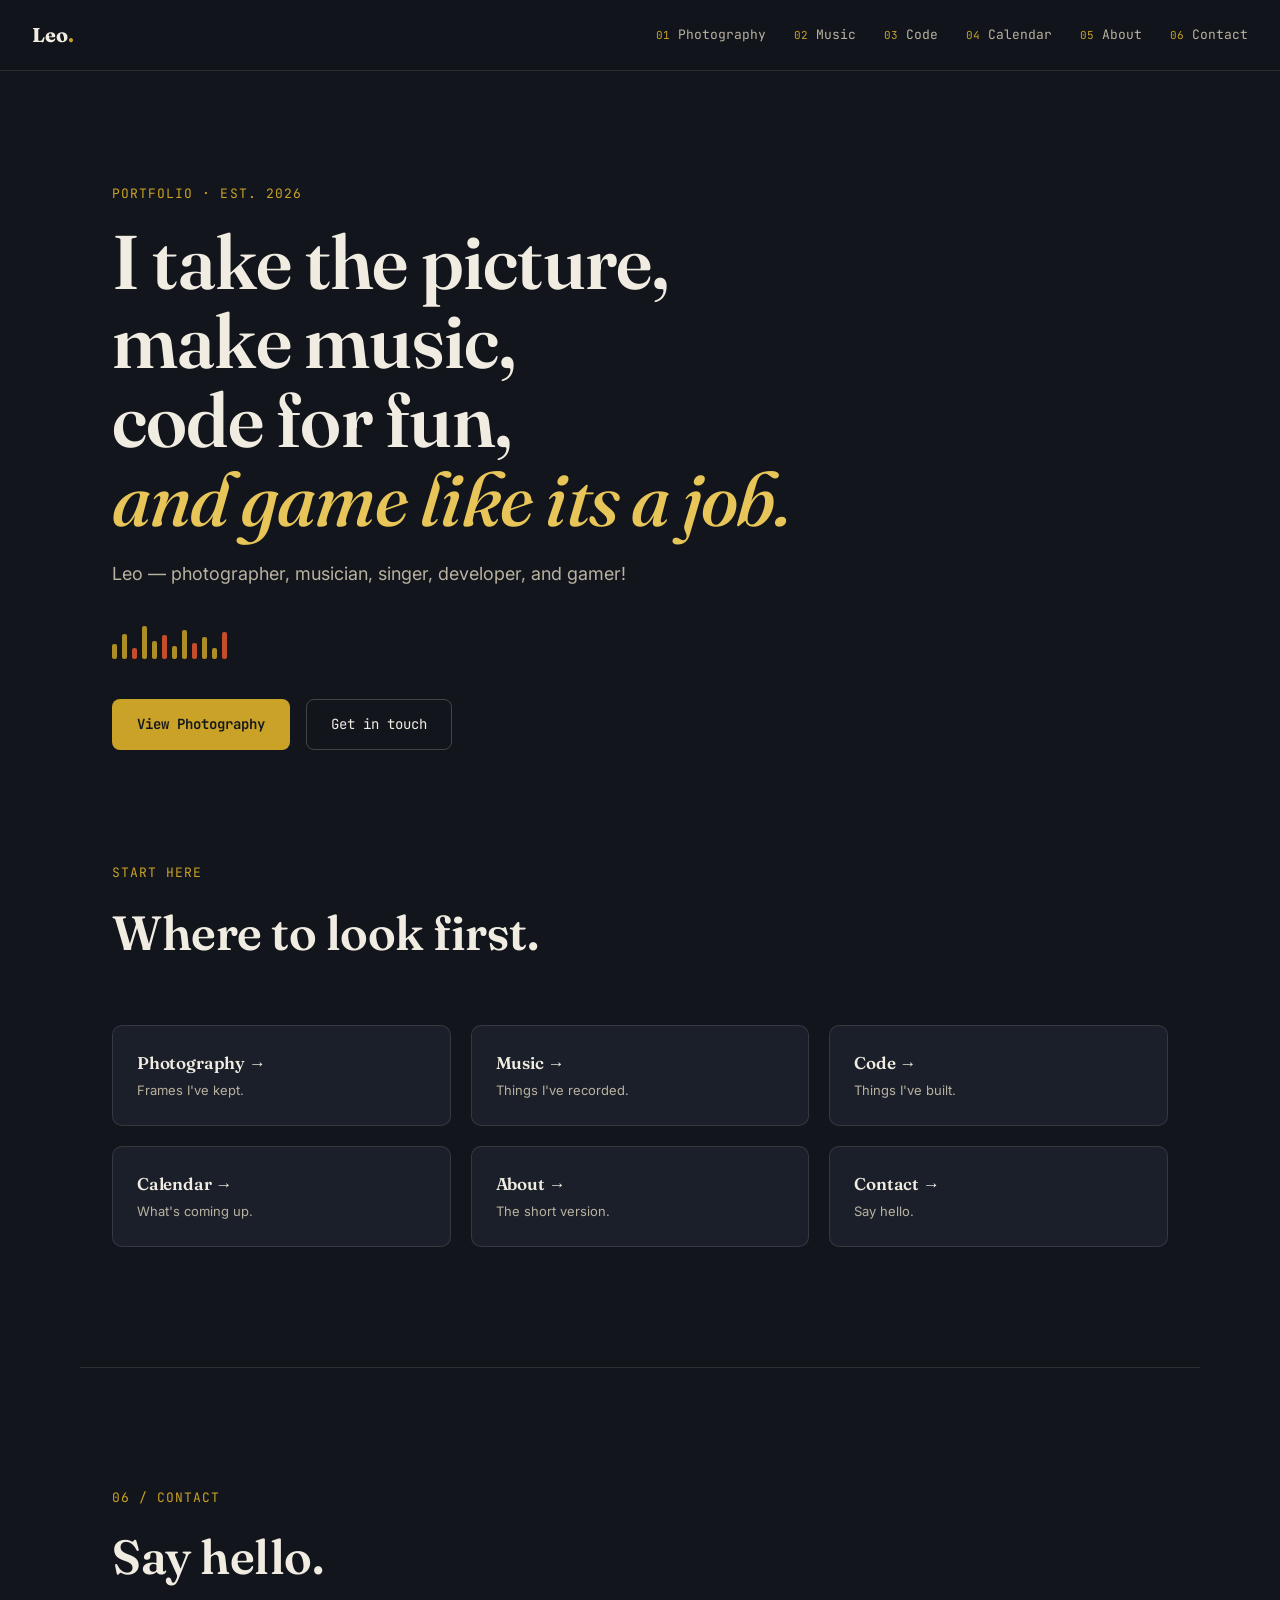
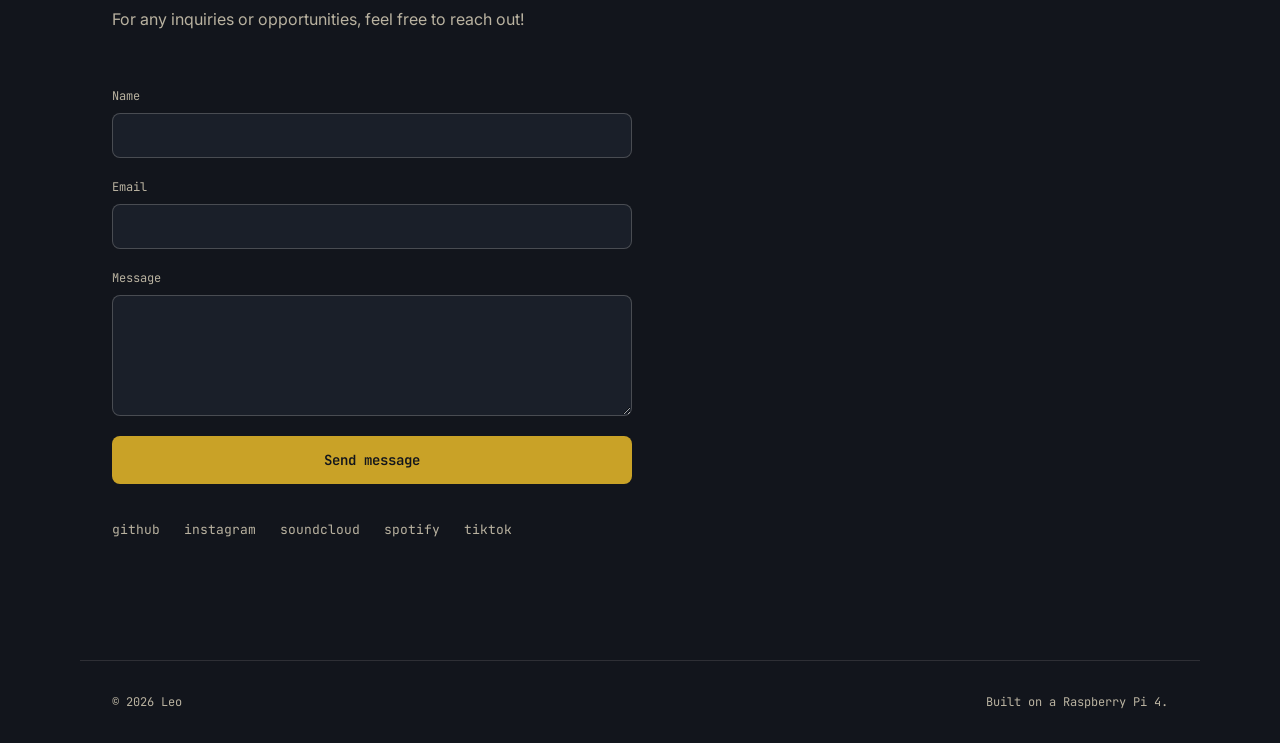
<file: index.html>
<!DOCTYPE html>
<html lang="en">
<head>
<meta charset="UTF-8">
<meta name="viewport" content="width=device-width, initial-scale=1.0">
<title>Leo — Photography · Music · Code</title>
<meta name="description" content="Portfolio of photography, music, and software work.">
<link rel="preconnect" href="https://fonts.googleapis.com">
<link rel="preconnect" href="https://fonts.gstatic.com" crossorigin>
<link href="https://fonts.googleapis.com/css2?family=Fraunces:ital,opsz,wght@0,9..144,400;0,9..144,600;0,9..144,700;1,9..144,500&family=Inter:wght@400;500;600&family=JetBrains+Mono:wght@400;500;600&display=swap" rel="stylesheet">
<link rel="stylesheet" href="styles.css">
</head>
<body>

<header class="topbar">
  <a href="index.html" class="brand">Leo<span class="brand-dot">.</span></a>
  <nav class="nav" aria-label="Primary">
    <a href="photography.html"><span class="nav-idx">01</span>Photography</a>
    <a href="music.html"><span class="nav-idx">02</span>Music</a>
    <a href="coding.html"><span class="nav-idx">03</span>Code</a>
    <a href="calendar.html"><span class="nav-idx">04</span>Calendar</a>
    <a href="about.html"><span class="nav-idx">05</span>About</a>
    <a href="#contact"><span class="nav-idx">06</span>Contact</a>
  </nav>
  <button class="nav-toggle" id="navToggle" aria-label="Open menu" aria-expanded="false">
    <span></span><span></span><span></span>
  </button>
</header>

<main>

  <section class="hero">
    <div class="hero-inner">
      <p class="eyebrow mono">portfolio · est. 2026</p>
      <h1 class="hero-title">
        I take the picture,<br>
        make music,<br>
        code for fun,<br>
        <span class="hero-accent">and game like its a job.</span>
      </h1>
      <p class="hero-sub">Leo — photographer, musician, singer, developer, and gamer!</p>
      <div class="meter" aria-hidden="true">
        <span></span><span></span><span></span><span></span><span></span><span></span><span></span><span></span><span></span><span></span><span></span><span></span>
      </div>
      <div class="hero-links">
        <a href="photography.html" class="btn btn-primary">View Photography</a>
        <a href="#contact" class="btn btn-ghost">Get in touch</a>
      </div>
    </div>
  </section>

  <section class="section" style="padding-top:0">
    <div class="section-head">
      <p class="eyebrow mono">start here</p>
      <h2>Where to look first.</h2>
    </div>
    <div class="quick-links">
      <a href="photography.html"><h3>Photography →</h3><p>Frames I've kept.</p></a>
      <a href="music.html"><h3>Music →</h3><p>Things I've recorded.</p></a>
      <a href="coding.html"><h3>Code →</h3><p>Things I've built.</p></a>
      <a href="calendar.html"><h3>Calendar →</h3><p>What's coming up.</p></a>
      <a href="about.html"><h3>About →</h3><p>The short version.</p></a>
      <a href="#contact"><h3>Contact →</h3><p>Say hello.</p></a>
    </div>
  </section>

  <section id="contact" class="section section-contact">
    <div class="section-head">
      <p class="eyebrow mono">06 / contact</p>
      <h2>Say hello.</h2>
      <p class="section-sub">For any inquiries or opportunities, feel free to reach out!</p>
    </div>
    <form class="contact-form" action="https://formspree.io/f/YOUR_FORM_ID" method="POST">
      <div class="field">
        <label for="name">Name</label>
        <input id="name" name="name" type="text" required>
      </div>
      <div class="field">
        <label for="email">Email</label>
        <input id="email" name="email" type="email" required>
      </div>
      <div class="field">
        <label for="message">Message</label>
        <textarea id="message" name="message" rows="5" required></textarea>
      </div>
      <input type="hidden" name="_subject" value="New message from your portfolio site">
      <button type="submit" class="btn btn-primary">Send message</button>
    </form>
    <div class="socials mono">
      <a href="#">github</a>
      <a href="#">instagram</a>
      <a href="#">soundcloud</a>
      <a href="#">spotify</a>
      <a href="#">tiktok</a>
    </div>
  </section>

</main>

<footer class="footer mono">
  <span>© <span id="year"></span> Leo</span>
  <span>Built on a Raspberry Pi 4.</span>
</footer>

<script src="script.js"></script>
</body>
</html>
</file>
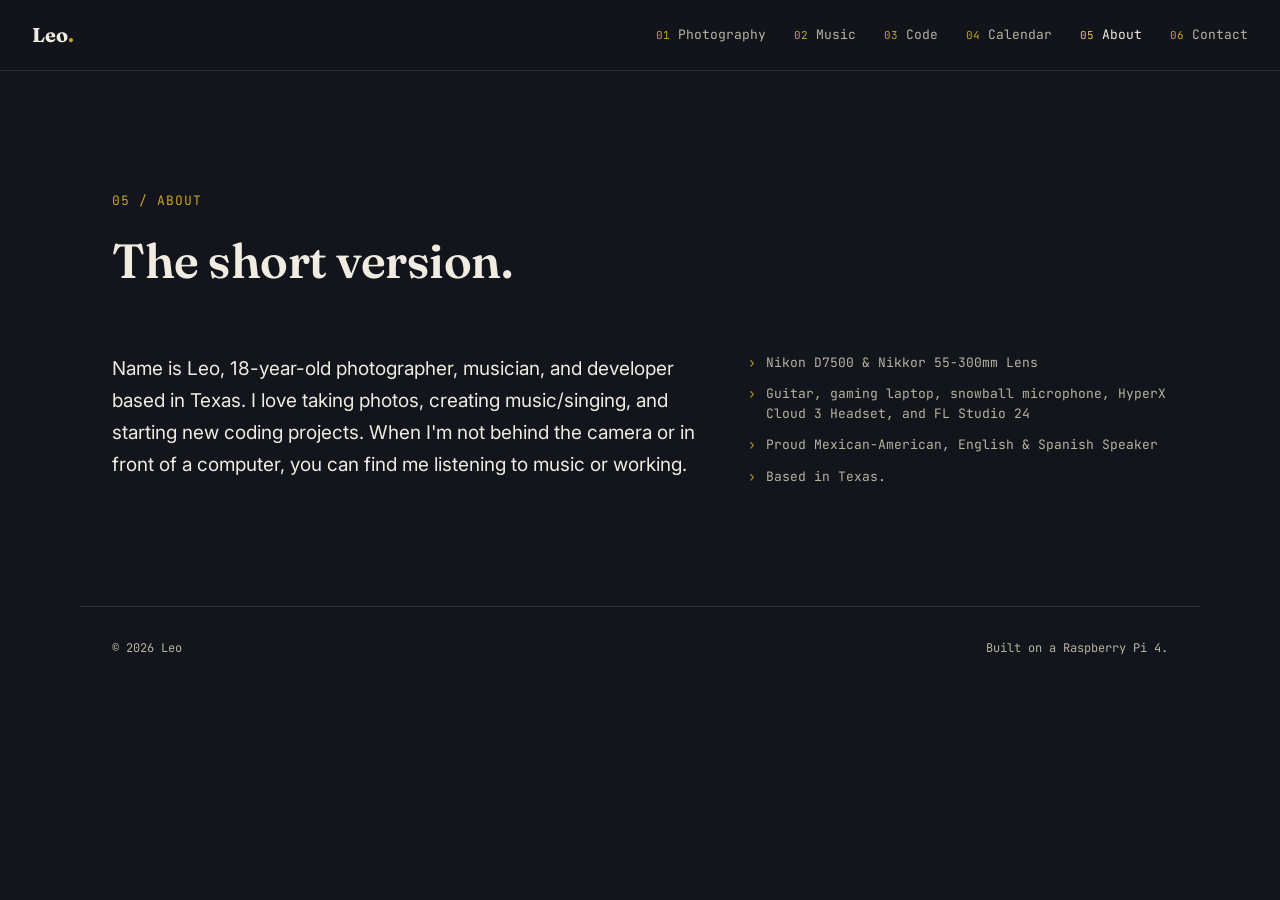
<file: about.html>
<!DOCTYPE html>
<html lang="en">
<head>
<meta charset="UTF-8">
<meta name="viewport" content="width=device-width, initial-scale=1.0">
<title>About — Leo</title>
<meta name="description" content="About Leo.">
<link rel="preconnect" href="https://fonts.googleapis.com">
<link rel="preconnect" href="https://fonts.gstatic.com" crossorigin>
<link href="https://fonts.googleapis.com/css2?family=Fraunces:ital,opsz,wght@0,9..144,400;0,9..144,600;0,9..144,700;1,9..144,500&family=Inter:wght@400;500;600&family=JetBrains+Mono:wght@400;500;600&display=swap" rel="stylesheet">
<link rel="stylesheet" href="styles.css">
</head>
<body>

<header class="topbar">
  <a href="index.html" class="brand">Leo<span class="brand-dot">.</span></a>
  <nav class="nav" aria-label="Primary">
    <a href="photography.html"><span class="nav-idx">01</span>Photography</a>
    <a href="music.html"><span class="nav-idx">02</span>Music</a>
    <a href="coding.html"><span class="nav-idx">03</span>Code</a>
    <a href="calendar.html"><span class="nav-idx">04</span>Calendar</a>
    <a href="about.html" class="active"><span class="nav-idx">05</span>About</a>
    <a href="index.html#contact"><span class="nav-idx">06</span>Contact</a>
  </nav>
  <button class="nav-toggle" id="navToggle" aria-label="Open menu" aria-expanded="false">
    <span></span><span></span><span></span>
  </button>
</header>

<main>

  <section class="section section-about">
    <div class="section-head">
      <p class="eyebrow mono">05 / about</p>
      <h2>The short version.</h2>
    </div>
    <div class="about-grid">
      <p class="about-text">
        Name is Leo, 18-year-old photographer, musician, and developer based in Texas. I love taking photos, creating music/singing, and starting new coding projects. When I'm not behind the camera or in front of a computer, you can find me listening to music or working.
      </p>
      <ul class="skill-list mono">
        <li>Nikon D7500 & Nikkor 55-300mm Lens</li>
        <li>Guitar, gaming laptop, snowball microphone, HyperX Cloud 3 Headset, and FL Studio 24</li>
        <li>Proud Mexican-American, English &amp; Spanish Speaker</li>
        <li>Based in Texas.</li>
      </ul>
    </div>
  </section>

</main>

<footer class="footer mono">
  <span>© <span id="year"></span> Leo</span>
  <span>Built on a Raspberry Pi 4.</span>
</footer>

<script src="script.js"></script>
</body>
</html>
</file>
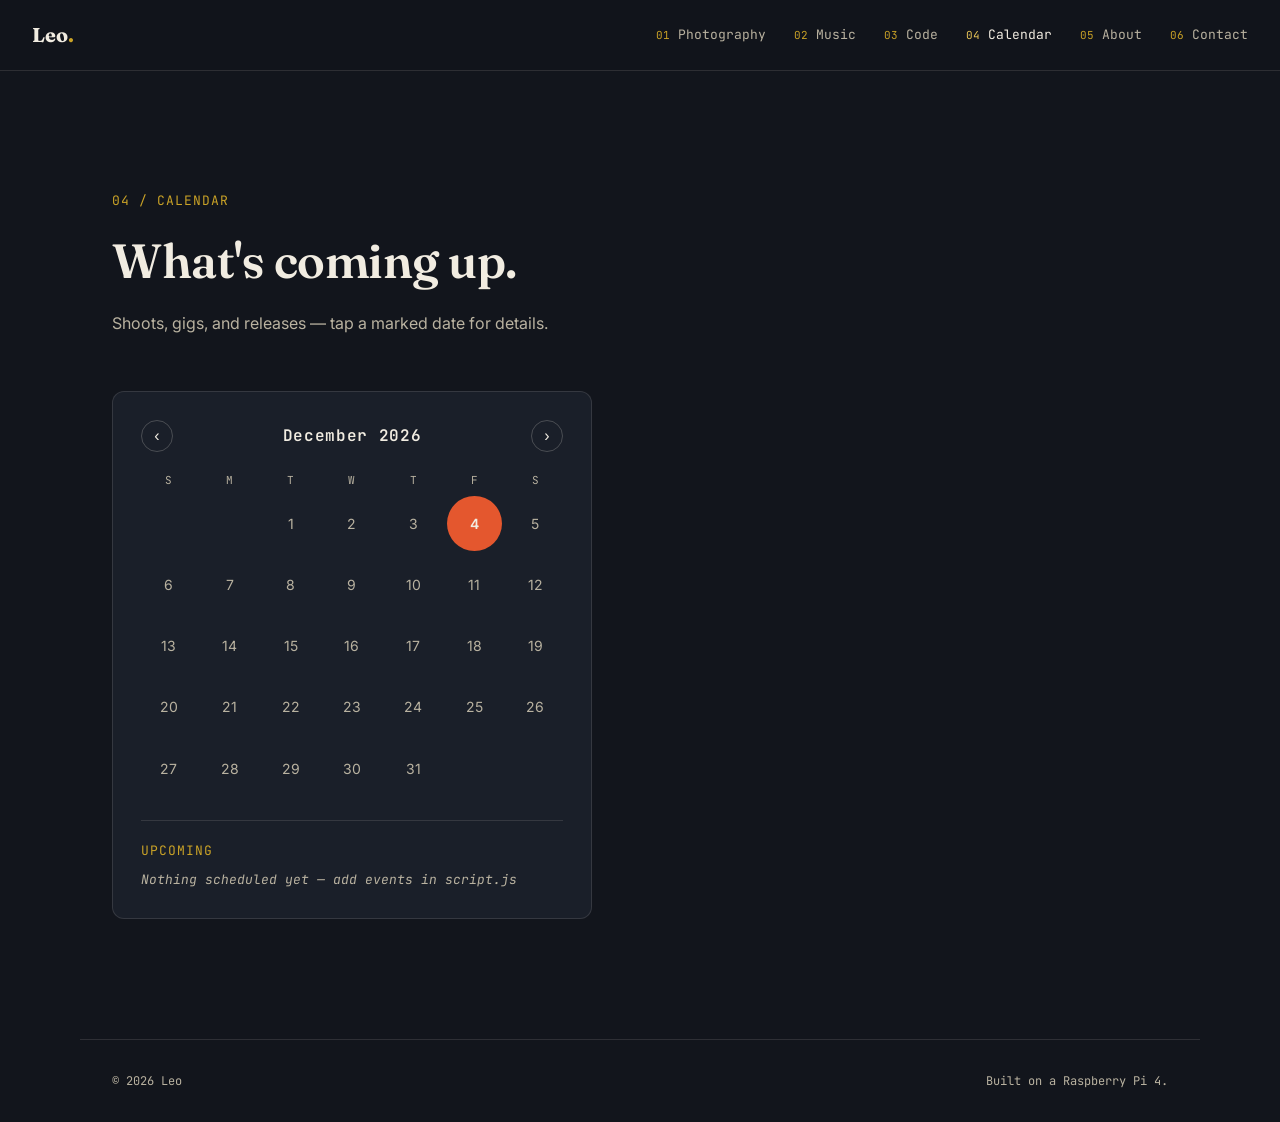
<file: calendar.html>
<!DOCTYPE html>
<html lang="en">
<head>
<meta charset="UTF-8">
<meta name="viewport" content="width=device-width, initial-scale=1.0">
<title>Calendar — Leo</title>
<meta name="description" content="Upcoming shoots, gigs, and releases.">
<link rel="preconnect" href="https://fonts.googleapis.com">
<link rel="preconnect" href="https://fonts.gstatic.com" crossorigin>
<link href="https://fonts.googleapis.com/css2?family=Fraunces:ital,opsz,wght@0,9..144,400;0,9..144,600;0,9..144,700;1,9..144,500&family=Inter:wght@400;500;600&family=JetBrains+Mono:wght@400;500;600&display=swap" rel="stylesheet">
<link rel="stylesheet" href="styles.css">
</head>
<body>

<header class="topbar">
  <a href="index.html" class="brand">Leo<span class="brand-dot">.</span></a>
  <nav class="nav" aria-label="Primary">
    <a href="photography.html"><span class="nav-idx">01</span>Photography</a>
    <a href="music.html"><span class="nav-idx">02</span>Music</a>
    <a href="coding.html"><span class="nav-idx">03</span>Code</a>
    <a href="calendar.html" class="active"><span class="nav-idx">04</span>Calendar</a>
    <a href="about.html"><span class="nav-idx">05</span>About</a>
    <a href="index.html#contact"><span class="nav-idx">06</span>Contact</a>
  </nav>
  <button class="nav-toggle" id="navToggle" aria-label="Open menu" aria-expanded="false">
    <span></span><span></span><span></span>
  </button>
</header>

<main>

  <section class="section">
    <div class="section-head">
      <p class="eyebrow mono">04 / calendar</p>
      <h2>What's coming up.</h2>
      <p class="section-sub">Shoots, gigs, and releases — tap a marked date for details.</p>
    </div>
    <div class="cal-widget">
      <div class="cal-head">
        <button class="cal-nav" id="calPrev" aria-label="Previous month">‹</button>
        <h3 class="cal-month mono" id="calMonthLabel">Month Year</h3>
        <button class="cal-nav" id="calNext" aria-label="Next month">›</button>
      </div>
      <div class="cal-weekdays mono" aria-hidden="true">
        <span>S</span><span>M</span><span>T</span><span>W</span><span>T</span><span>F</span><span>S</span>
      </div>
      <div class="cal-grid" id="calGrid"></div>
      <div class="cal-upcoming">
        <p class="eyebrow mono" style="margin-bottom:10px">Upcoming</p>
        <ul class="cal-upcoming-list mono" id="calUpcomingList"></ul>
      </div>
    </div>
  </section>

</main>

<footer class="footer mono">
  <span>© <span id="year"></span> Leo</span>
  <span>Built on a Raspberry Pi 4.</span>
</footer>

<script src="script.js"></script>
</body>
</html>
</file>
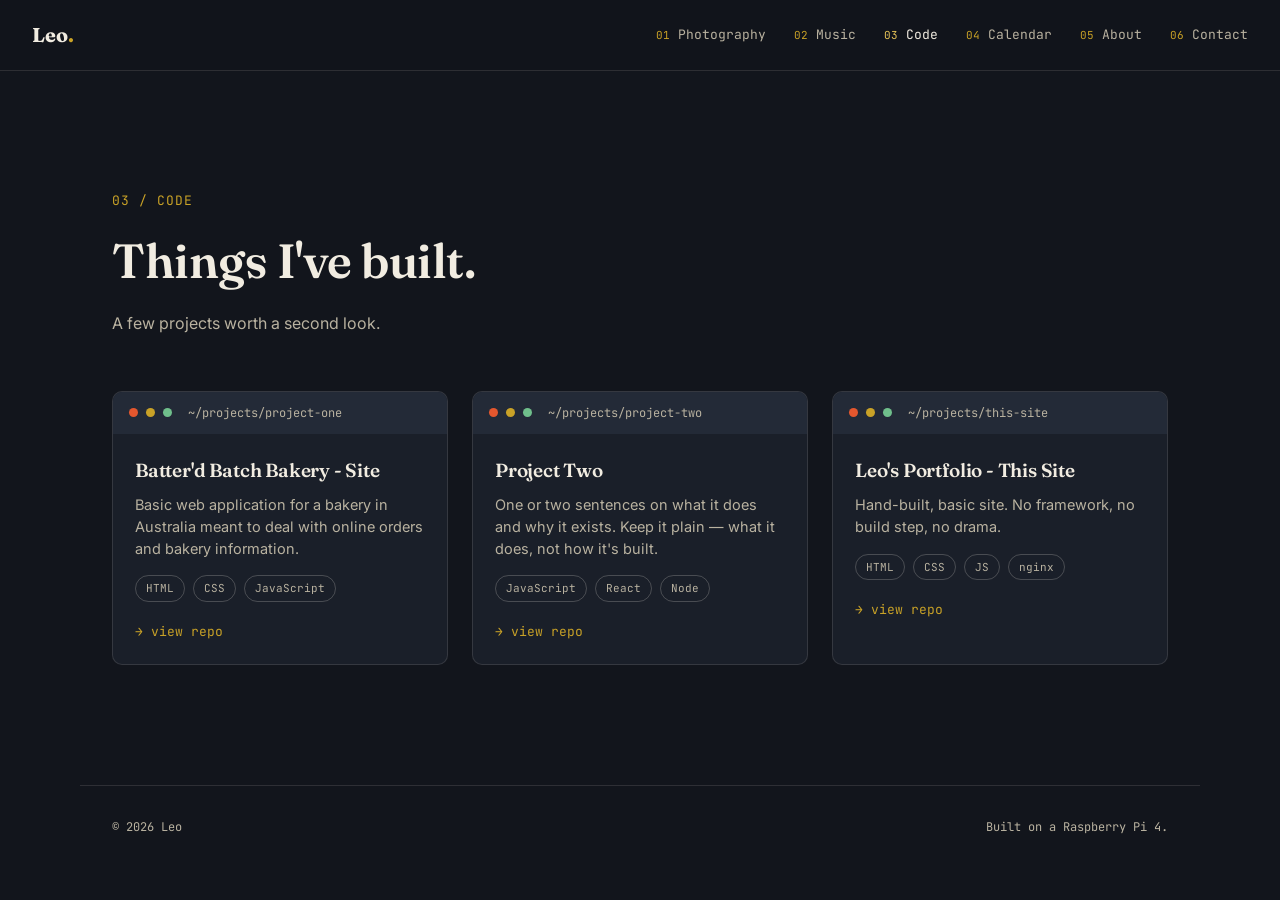
<file: coding.html>
<!DOCTYPE html>
<html lang="en">
<head>
<meta charset="UTF-8">
<meta name="viewport" content="width=device-width, initial-scale=1.0">
<title>Code — Leo</title>
<meta name="description" content="Software projects.">
<link rel="preconnect" href="https://fonts.googleapis.com">
<link rel="preconnect" href="https://fonts.gstatic.com" crossorigin>
<link href="https://fonts.googleapis.com/css2?family=Fraunces:ital,opsz,wght@0,9..144,400;0,9..144,600;0,9..144,700;1,9..144,500&family=Inter:wght@400;500;600&family=JetBrains+Mono:wght@400;500;600&display=swap" rel="stylesheet">
<link rel="stylesheet" href="styles.css">
</head>
<body>

<header class="topbar">
  <a href="index.html" class="brand">Leo<span class="brand-dot">.</span></a>
  <nav class="nav" aria-label="Primary">
    <a href="photography.html"><span class="nav-idx">01</span>Photography</a>
    <a href="music.html"><span class="nav-idx">02</span>Music</a>
    <a href="coding.html" class="active"><span class="nav-idx">03</span>Code</a>
    <a href="calendar.html"><span class="nav-idx">04</span>Calendar</a>
    <a href="about.html"><span class="nav-idx">05</span>About</a>
    <a href="index.html#contact"><span class="nav-idx">06</span>Contact</a>
  </nav>
  <button class="nav-toggle" id="navToggle" aria-label="Open menu" aria-expanded="false">
    <span></span><span></span><span></span>
  </button>
</header>

<main>

  <section class="section">
    <div class="section-head">
      <p class="eyebrow mono">03 / code</p>
      <h2>Things I've built.</h2>
      <p class="section-sub">A few projects worth a second look.</p>
    </div>

    <div class="term-grid">
      <article class="term-card">
        <div class="term-bar">
          <span class="dot red"></span><span class="dot amber"></span><span class="dot green"></span>
          <span class="term-path mono">~/projects/project-one</span>
        </div>
        <div class="term-body">
          <h3>Batter'd Batch Bakery - Site</h3>
          <p>Basic web application for a bakery in Australia meant to deal with online orders and bakery information.</p>
          <div class="tags">
            <span class="tag">HTML</span><span class="tag">CSS</span><span class="tag">JavaScript</span>
          </div>
          <a href="#" class="term-link mono">→ view repo</a>
        </div>
      </article>

      <article class="term-card">
        <div class="term-bar">
          <span class="dot red"></span><span class="dot amber"></span><span class="dot green"></span>
          <span class="term-path mono">~/projects/project-two</span>
        </div>
        <div class="term-body">
          <h3>Project Two</h3>
          <p>One or two sentences on what it does and why it exists. Keep it plain — what it does, not how it's built.</p>
          <div class="tags">
            <span class="tag">JavaScript</span><span class="tag">React</span><span class="tag">Node</span>
          </div>
          <a href="#" class="term-link mono">→ view repo</a>
        </div>
      </article>

      <article class="term-card">
        <div class="term-bar">
          <span class="dot red"></span><span class="dot amber"></span><span class="dot green"></span>
          <span class="term-path mono">~/projects/this-site</span>
        </div>
        <div class="term-body">
          <h3>Leo's Portfolio - This Site</h3>
          <p>Hand-built, basic site. No framework, no build step, no drama.</p>
          <div class="tags">
            <span class="tag">HTML</span><span class="tag">CSS</span><span class="tag">JS</span><span class="tag">nginx</span>
          </div>
          <a href="#" class="term-link mono">→ view repo</a>
        </div>
      </article>
    </div>
  </section>

</main>

<footer class="footer mono">
  <span>© <span id="year"></span> Leo</span>
  <span>Built on a Raspberry Pi 4.</span>
</footer>

<script src="script.js"></script>
</body>
</html>
</file>
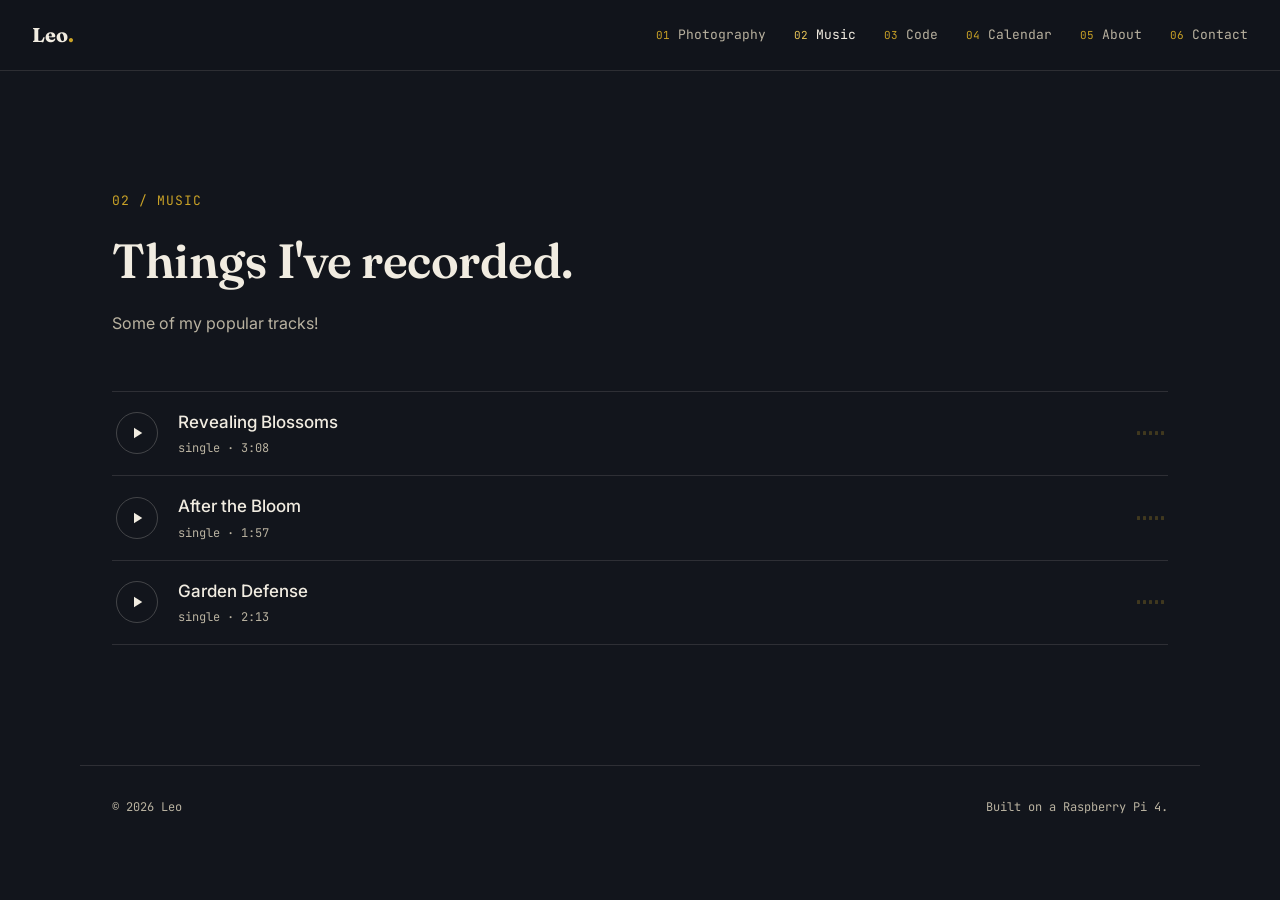
<file: music.html>
<!DOCTYPE html>
<html lang="en">
<head>
<meta charset="UTF-8">
<meta name="viewport" content="width=device-width, initial-scale=1.0">
<title>Music — Leo</title>
<meta name="description" content="Original music and recordings.">
<link rel="preconnect" href="https://fonts.googleapis.com">
<link rel="preconnect" href="https://fonts.gstatic.com" crossorigin>
<link href="https://fonts.googleapis.com/css2?family=Fraunces:ital,opsz,wght@0,9..144,400;0,9..144,600;0,9..144,700;1,9..144,500&family=Inter:wght@400;500;600&family=JetBrains+Mono:wght@400;500;600&display=swap" rel="stylesheet">
<link rel="stylesheet" href="styles.css">
</head>
<body>

<header class="topbar">
  <a href="index.html" class="brand">Leo<span class="brand-dot">.</span></a>
  <nav class="nav" aria-label="Primary">
    <a href="photography.html"><span class="nav-idx">01</span>Photography</a>
    <a href="music.html" class="active"><span class="nav-idx">02</span>Music</a>
    <a href="coding.html"><span class="nav-idx">03</span>Code</a>
    <a href="calendar.html"><span class="nav-idx">04</span>Calendar</a>
    <a href="about.html"><span class="nav-idx">05</span>About</a>
    <a href="index.html#contact"><span class="nav-idx">06</span>Contact</a>
  </nav>
  <button class="nav-toggle" id="navToggle" aria-label="Open menu" aria-expanded="false">
    <span></span><span></span><span></span>
  </button>
</header>

<main>

  <section class="section">
    <div class="section-head">
      <p class="eyebrow mono">02 / music</p>
      <h2>Things I've recorded.</h2>
      <p class="section-sub">Some of my popular tracks!</p>
    </div>

    <div class="tracklist" id="tracklist">
      <div class="track" data-src="assets/audio/revealing-blossoms_final.mp3">
        <button class="play-btn" aria-label="Play Revealing Blossoms">
          <svg class="icon-play" viewBox="0 0 24 24"><path d="M8 5v14l11-7z"/></svg>
          <svg class="icon-pause" viewBox="0 0 24 24"><path d="M6 5h4v14H6zM14 5h4v14h-4z"/></svg>
        </button>
        <div class="track-info">
          <span class="track-title">Revealing Blossoms</span>
          <span class="track-meta mono">single · 3:08</span>
        </div>
        <div class="vu" aria-hidden="true"><span></span><span></span><span></span><span></span><span></span></div>
      </div>

      <div class="track" data-src="assets/audio/After_the_Bloom.mp3">
        <button class="play-btn" aria-label="Play After The Bloom">
          <svg class="icon-play" viewBox="0 0 24 24"><path d="M8 5v14l11-7z"/></svg>
          <svg class="icon-pause" viewBox="0 0 24 24"><path d="M6 5h4v14H6zM14 5h4v14h-4z"/></svg>
        </button>
        <div class="track-info">
          <span class="track-title">After the Bloom</span>
          <span class="track-meta mono">single · 1:57</span>
        </div>
        <div class="vu" aria-hidden="true"><span></span><span></span><span></span><span></span><span></span></div>
      </div>

      <div class="track" data-src="assets/audio/GardenDefense.mp4">
        <button class="play-btn" aria-label="Play Garden Defense">
          <svg class="icon-play" viewBox="0 0 24 24"><path d="M8 5v14l11-7z"/></svg>
          <svg class="icon-pause" viewBox="0 0 24 24"><path d="M6 5h4v14H6zM14 5h4v14h-4z"/></svg>
        </button>
        <div class="track-info">
          <span class="track-title">Garden Defense</span>
          <span class="track-meta mono">single · 2:13</span>
        </div>
        <div class="vu" aria-hidden="true"><span></span><span></span><span></span><span></span><span></span></div>
      </div>
    </div>
    <audio id="audioPlayer"></audio>
  </section>

</main>

<footer class="footer mono">
  <span>© <span id="year"></span> Leo</span>
  <span>Built on a Raspberry Pi 4.</span>
</footer>

<script src="script.js"></script>
</body>
</html>
</file>
<file: styles.css>
/* ---------- Tokens ---------- */
:root{
  --ink: #12151C;
  --ink-2: #1A1F29;
  --ink-3: #232A37;
  --paper: #F1ECE1;
  --paper-dim: #B9B2A0;
  --brass: #C9A227;
  --brass-bright: #E8C558;
  --rec: #E4572E;
  --green: #6FBF8B;
  --line: rgba(241,236,225,0.12);
  --line-strong: rgba(241,236,225,0.22);

  --font-display: 'Fraunces', serif;
  --font-body: 'Inter', -apple-system, sans-serif;
  --font-mono: 'JetBrains Mono', monospace;

  --container: 1120px;
}

*{ box-sizing:border-box; }
html{ scroll-behavior:smooth; }
body{
  margin:0;
  background:var(--ink);
  color:var(--paper);
  font-family:var(--font-body);
  line-height:1.5;
  -webkit-font-smoothing:antialiased;
}
@media (prefers-reduced-motion: reduce){
  html{ scroll-behavior:auto; }
  *{ animation-duration:0.001ms !important; animation-iteration-count:1 !important; transition-duration:0.001ms !important; }
}

a{ color:inherit; text-decoration:none; }
h1,h2,h3{ font-family:var(--font-display); font-weight:600; margin:0; letter-spacing:-0.01em; }
p{ margin:0; }
.mono{ font-family:var(--font-mono); }

::selection{ background:var(--brass); color:var(--ink); }
:focus-visible{ outline:2px solid var(--brass-bright); outline-offset:3px; }

/* ---------- Layout helpers ---------- */
.section{
  max-width:var(--container);
  margin:0 auto;
  padding:120px 32px;
  border-bottom:1px solid var(--line);
}
.section-head{ max-width:640px; margin-bottom:56px; }
.eyebrow{ color:var(--brass); font-size:13px; letter-spacing:0.08em; text-transform:uppercase; margin-bottom:14px; display:block; }
.section-head h2{ font-size:clamp(32px,4vw,48px); margin-bottom:14px; }
.section-sub{ color:var(--paper-dim); font-size:16px; max-width:52ch; }
.section-sub code{ font-family:var(--font-mono); background:var(--ink-2); padding:2px 6px; border-radius:4px; font-size:0.9em; }

/* ---------- Topbar ---------- */
.topbar{
  position:sticky; top:0; z-index:50;
  display:flex; align-items:center; justify-content:space-between;
  padding:20px 32px;
  background:rgba(18,21,28,0.85);
  backdrop-filter:blur(10px);
  border-bottom:1px solid var(--line);
}
.brand{ font-family:var(--font-display); font-size:20px; font-weight:700; }
.brand-dot{ color:var(--brass); }
.nav{ display:flex; gap:28px; }
.nav a{
  font-family:var(--font-mono); font-size:13px; color:var(--paper-dim);
  display:flex; align-items:center; gap:8px; transition:color .2s;
}
.nav a:hover{ color:var(--paper); }
.nav a.active{ color:var(--paper); }
.nav a.active .nav-idx{ color:var(--brass-bright); }
.nav-idx{ color:var(--brass); font-size:11px; }
.nav-toggle{ display:none; background:none; border:0; width:32px; height:24px; flex-direction:column; justify-content:space-between; cursor:pointer; padding:0; }
.nav-toggle span{ display:block; height:2px; background:var(--paper); border-radius:2px; }

@media (max-width: 860px){
  .nav{
    position:fixed; inset:64px 0 0 0; background:var(--ink);
    flex-direction:column; gap:0; padding:12px 32px;
    transform:translateY(-8px); opacity:0; pointer-events:none; transition:all .25s ease;
  }
  .nav.open{ transform:translateY(0); opacity:1; pointer-events:auto; }
  .nav a{ padding:16px 0; border-bottom:1px solid var(--line); font-size:15px; }
  .nav-toggle{ display:flex; }
}

/* ---------- Hero ---------- */
.hero{
  min-height:88vh; display:flex; align-items:center;
  max-width:var(--container); margin:0 auto; padding:60px 32px;
}
.hero-inner{ max-width:760px; }
.hero-title{ font-size:clamp(40px,6.5vw,76px); line-height:1.04; margin:18px 0 22px; }
.hero-accent{ font-style:italic; color:var(--brass-bright); font-weight:500; }
.hero-sub{ color:var(--paper-dim); font-size:18px; max-width:48ch; margin-bottom:36px; }

/* signature meter motif */
.meter{ display:flex; align-items:flex-end; gap:5px; height:36px; margin-bottom:40px; }
.meter span{
  width:5px; background:var(--brass); border-radius:2px; opacity:0.85;
  animation:levels 1.6s ease-in-out infinite;
}
.meter span:nth-child(3n){ background:var(--rec); }
.meter span:nth-child(1){ height:40%; animation-delay:-1.1s; }
.meter span:nth-child(2){ height:70%; animation-delay:-0.3s; }
.meter span:nth-child(3){ height:30%; animation-delay:-0.9s; }
.meter span:nth-child(4){ height:90%; animation-delay:-0.2s; }
.meter span:nth-child(5){ height:50%; animation-delay:-1.4s; }
.meter span:nth-child(6){ height:65%; animation-delay:-0.6s; }
.meter span:nth-child(7){ height:35%; animation-delay:-1.0s; }
.meter span:nth-child(8){ height:80%; animation-delay:-0.4s; }
.meter span:nth-child(9){ height:45%; animation-delay:-1.3s; }
.meter span:nth-child(10){ height:60%; animation-delay:-0.7s; }
.meter span:nth-child(11){ height:30%; animation-delay:-1.5s; }
.meter span:nth-child(12){ height:75%; animation-delay:-0.5s; }
@keyframes levels{
  0%,100%{ transform:scaleY(0.4); }
  50%{ transform:scaleY(1); }
}

.hero-links{ display:flex; gap:16px; flex-wrap:wrap; }

/* ---------- Home: quick links ---------- */
.quick-links{ display:grid; grid-template-columns:repeat(3,1fr); gap:20px; }
.quick-links a{
  display:block; background:var(--ink-2); border:1px solid var(--line);
  border-radius:10px; padding:24px; transition:all .2s;
}
.quick-links a:hover{ border-color:var(--brass); transform:translateY(-2px); }
.quick-links h3{ font-size:17px; margin-bottom:6px; }
.quick-links p{ color:var(--paper-dim); font-size:13px; }
@media (max-width:760px){ .quick-links{ grid-template-columns:repeat(2,1fr); } }
@media (max-width:520px){ .quick-links{ grid-template-columns:1fr; } }
.btn{
  font-family:var(--font-mono); font-size:14px; padding:14px 24px; border-radius:8px;
  border:1px solid transparent; transition:all .2s; display:inline-block;
}
.btn-primary{ background:var(--brass); color:var(--ink); font-weight:600; }
.btn-primary:hover{ background:var(--brass-bright); transform:translateY(-1px); }
.btn-ghost{ border-color:var(--line-strong); color:var(--paper); }
.btn-ghost:hover{ border-color:var(--paper); }

/* ---------- Photography: contact sheet ---------- */
.contact-sheet{
  display:grid; grid-template-columns:repeat(3,1fr); gap:2px;
  background:var(--line);
  border:1px solid var(--line-strong);
}
.frame{ margin:0; background:var(--ink); position:relative; }
.frame-img{
  aspect-ratio:4/5; background:var(--ink-3);
  position:relative; overflow:hidden; cursor:pointer;
}
.frame-img img{
  width:100%; height:100%; object-fit:cover; display:block;
  transition:transform .35s ease, filter .2s ease;
}
.frame:hover .frame-img img{ transform:scale(1.04); filter:brightness(1.05); }
.frame figcaption{
  position:absolute; left:0; right:0; bottom:0; padding:8px 10px;
  font-size:11px; color:var(--paper); background:linear-gradient(transparent,rgba(0,0,0,0.65));
}
@media (max-width:700px){ .contact-sheet{ grid-template-columns:repeat(2,1fr); } }

/* Lightbox */
.lightbox{
  position:fixed; inset:0; background:rgba(10,9,14,.92);
  display:none; align-items:center; justify-content:center;
  z-index:200; padding:5vh 5vw;
}
.lightbox.open{ display:flex; }
.lightbox img{ max-height:90vh; max-width:90vw; border-radius:6px; }
.lightbox-close{
  position:absolute; top:24px; right:32px;
  background:none; border:0; color:var(--paper); font-size:32px;
  line-height:1; cursor:pointer;
}
.lightbox-close:hover{ color:var(--brass); }

/* ---------- Music: tracklist ---------- */
.tracklist{ border-top:1px solid var(--line); }
.track{
  display:flex; align-items:center; gap:20px; padding:18px 4px;
  border-bottom:1px solid var(--line);
}
.play-btn{
  width:42px; height:42px; border-radius:50%; border:1px solid var(--line-strong);
  background:transparent; color:var(--paper); cursor:pointer; flex:none;
  display:flex; align-items:center; justify-content:center; transition:all .2s;
}
.play-btn:hover{ border-color:var(--brass); color:var(--brass); }
.play-btn svg{ width:18px; height:18px; fill:currentColor; }
.icon-pause{ display:none; }
.track.playing .icon-play{ display:none; }
.track.playing .icon-pause{ display:block; }
.track.playing .play-btn{ border-color:var(--brass); color:var(--brass); }
.track-info{ display:flex; flex-direction:column; gap:4px; flex:1; }
.track-title{ font-size:17px; font-weight:500; }
.track-meta{ font-size:12px; color:var(--paper-dim); }
.vu{ display:flex; align-items:flex-end; gap:3px; height:20px; opacity:0.25; }
.vu span{ width:3px; height:100%; background:var(--brass); border-radius:2px; transform:scaleY(0.2); transition:transform .15s; }
.track.playing .vu{ opacity:1; }
.track.playing .vu span{ animation:levels 1s ease-in-out infinite; }
.track.playing .vu span:nth-child(2){ animation-delay:-0.2s; }
.track.playing .vu span:nth-child(3){ animation-delay:-0.6s; }
.track.playing .vu span:nth-child(4){ animation-delay:-0.1s; }
.track.playing .vu span:nth-child(5){ animation-delay:-0.4s; }

/* ---------- Coding: terminal cards ---------- */
.term-grid{ display:grid; grid-template-columns:repeat(auto-fit,minmax(300px,1fr)); gap:24px; }
.term-card{ background:var(--ink-2); border:1px solid var(--line); border-radius:10px; overflow:hidden; }
.term-bar{ display:flex; align-items:center; gap:8px; padding:12px 16px; background:var(--ink-3); }
.dot{ width:9px; height:9px; border-radius:50%; }
.dot.red{ background:var(--rec); } .dot.amber{ background:var(--brass); } .dot.green{ background:var(--green); }
.term-path{ margin-left:8px; font-size:12px; color:var(--paper-dim); }
.term-body{ padding:22px; }
.term-body h3{ font-size:19px; margin-bottom:10px; }
.term-body p{ color:var(--paper-dim); font-size:14.5px; margin-bottom:16px; }
.tags{ display:flex; flex-wrap:wrap; gap:8px; margin-bottom:16px; }
.tag{ font-family:var(--font-mono); font-size:11px; padding:4px 10px; border:1px solid var(--line-strong); border-radius:20px; color:var(--paper-dim); }
.term-link{ font-size:13px; color:var(--brass); }
.term-link:hover{ color:var(--brass-bright); }

/* ---------- Calendar ---------- */
.cal-widget{
  background:var(--ink-2); border:1px solid var(--line); border-radius:12px;
  padding:28px; max-width:480px;
}
.cal-head{ display:flex; align-items:center; justify-content:space-between; margin-bottom:20px; }
.cal-month{ font-size:16px; letter-spacing:0.04em; }
.cal-nav{
  width:32px; height:32px; border-radius:50%; border:1px solid var(--line-strong);
  background:transparent; color:var(--paper); font-size:16px; line-height:1; cursor:pointer;
  display:flex; align-items:center; justify-content:center; transition:all .2s;
}
.cal-nav:hover{ border-color:var(--brass); color:var(--brass); }
.cal-weekdays{
  display:grid; grid-template-columns:repeat(7,1fr); gap:6px;
  font-size:11px; color:var(--paper-dim); text-align:center; margin-bottom:8px;
}
.cal-grid{ display:grid; grid-template-columns:repeat(7,1fr); gap:6px; }
.cal-day{
  aspect-ratio:1; border-radius:50%; border:1px solid transparent;
  background:transparent; color:var(--paper-dim); font-family:var(--font-body);
  font-size:14px; cursor:default; position:relative;
  display:flex; align-items:center; justify-content:center;
  transition:background .15s ease, color .15s ease;
}
.cal-day.is-today{ background:var(--rec); color:var(--paper); font-weight:600; }
.cal-day.has-event{ color:var(--paper); cursor:pointer; }
.cal-day.has-event::after{
  content:""; position:absolute; bottom:3px; left:50%; transform:translateX(-50%);
  width:4px; height:4px; border-radius:50%; background:var(--brass);
}
.cal-day.is-today.has-event::after{ background:var(--paper); }
.cal-day.has-event:hover{ background:var(--ink-3); }
.cal-day.is-selected{ background:var(--brass); color:var(--ink); font-weight:600; }
.cal-day.is-selected::after{ background:var(--ink); }
.cal-upcoming{ margin-top:24px; padding-top:20px; border-top:1px solid var(--line); }
.cal-upcoming-list{ list-style:none; margin:0; padding:0; display:flex; flex-direction:column; gap:10px; }
.cal-upcoming-list li{ font-size:13px; color:var(--paper-dim); display:flex; align-items:center; gap:10px; }
.cal-dot{ width:6px; height:6px; border-radius:50%; background:var(--brass); flex:none; }
.cal-empty{ color:var(--paper-dim); font-style:italic; }

@media (max-width:520px){
  .cal-widget{ padding:20px; max-width:none; }
  .cal-day{ font-size:12px; }
}

/* ---------- About ---------- */
.about-grid{ display:grid; grid-template-columns:1.4fr 1fr; gap:48px; }
.about-text{ font-size:19px; color:var(--paper); line-height:1.7; }
.skill-list{ list-style:none; margin:0; padding:0; display:flex; flex-direction:column; gap:12px; }
.skill-list li{ font-size:13px; color:var(--paper-dim); padding-left:18px; position:relative; }
.skill-list li::before{ content:"›"; position:absolute; left:0; color:var(--brass); }
@media (max-width:720px){ .about-grid{ grid-template-columns:1fr; } }

/* ---------- Contact ---------- */
.contact-form{ max-width:520px; display:flex; flex-direction:column; gap:20px; margin-bottom:36px; }
.field{ display:flex; flex-direction:column; gap:8px; }
.field label{ font-family:var(--font-mono); font-size:12px; color:var(--paper-dim); }
.field input, .field textarea{
  background:var(--ink-2); border:1px solid var(--line-strong); border-radius:8px;
  padding:12px 14px; color:var(--paper); font-family:var(--font-body); font-size:15px; resize:vertical;
}
.field input:focus, .field textarea:focus{ border-color:var(--brass); }
.socials{ display:flex; gap:24px; font-size:13px; color:var(--paper-dim); }
.socials a:hover{ color:var(--brass); }

/* ---------- Footer ---------- */
.footer{
  display:flex; justify-content:space-between; max-width:var(--container); margin:0 auto;
  padding:32px; font-size:12px; color:var(--paper-dim);
}
</file>
